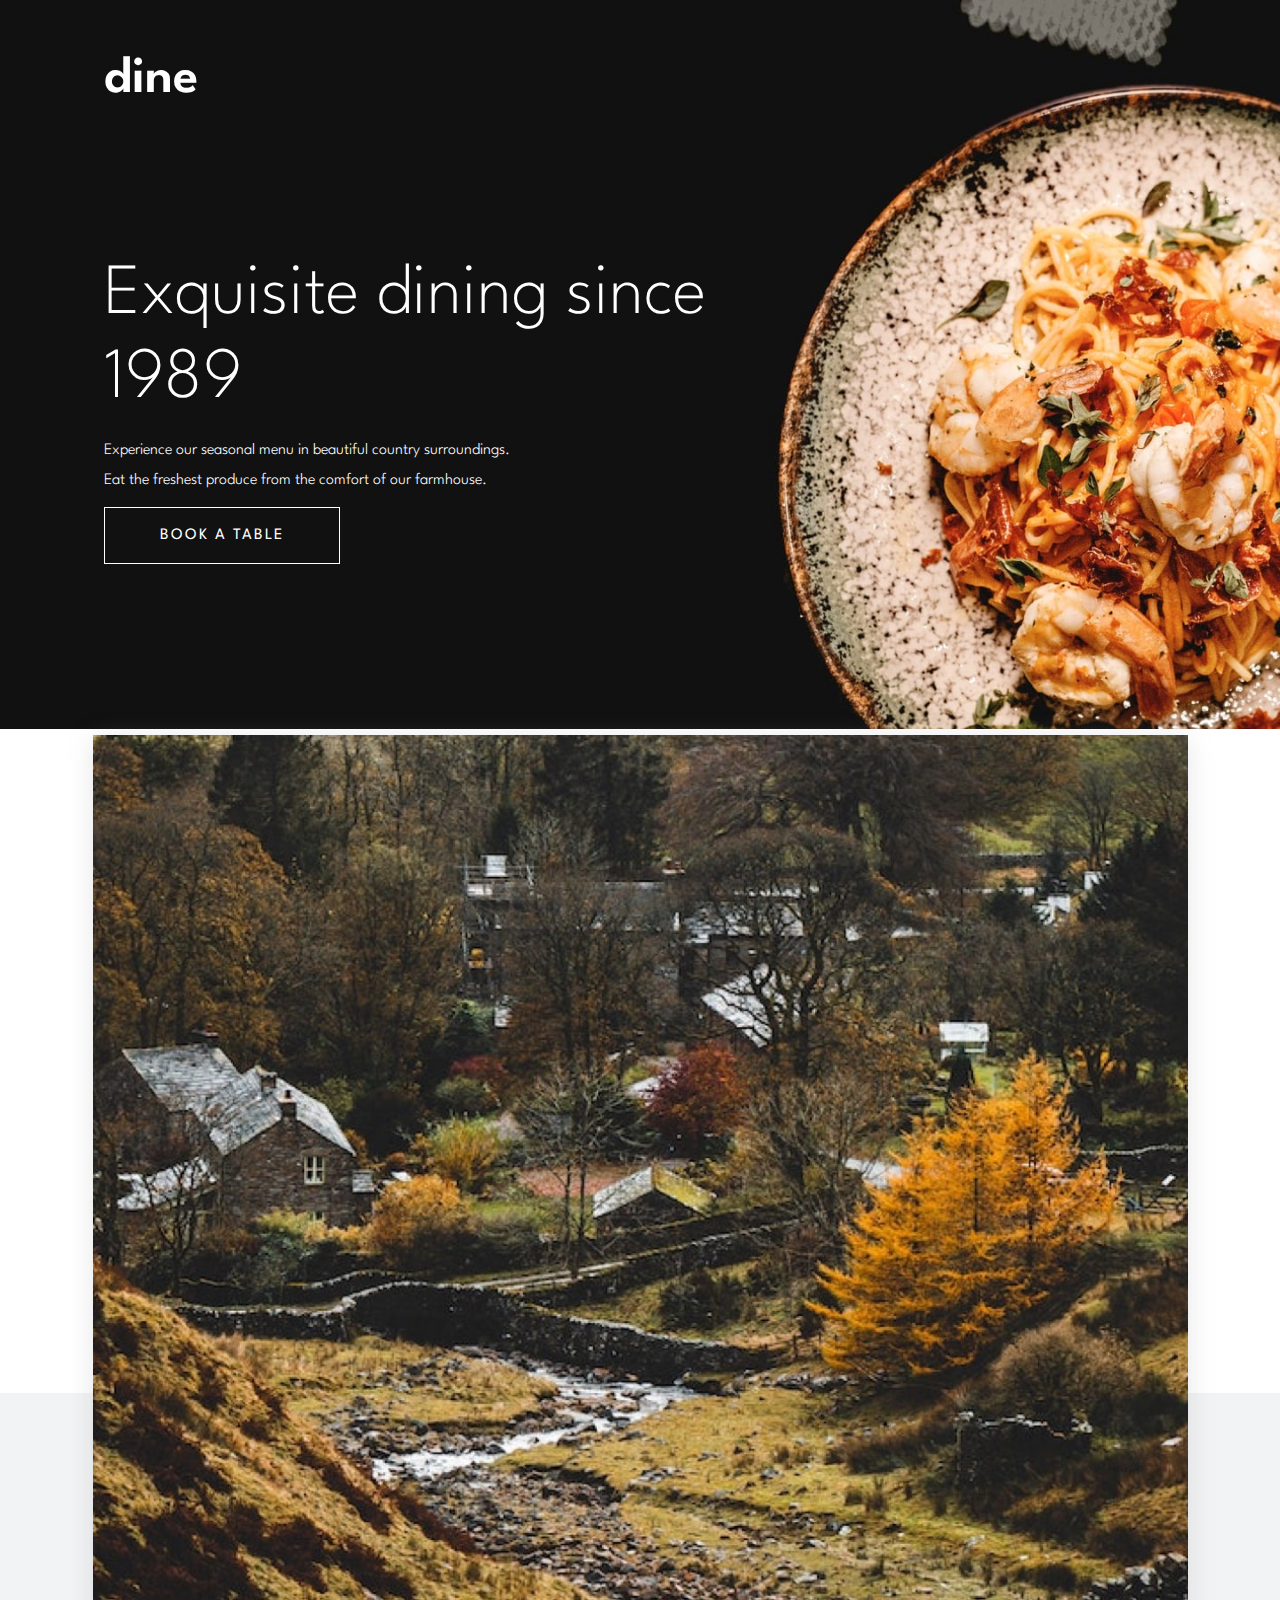
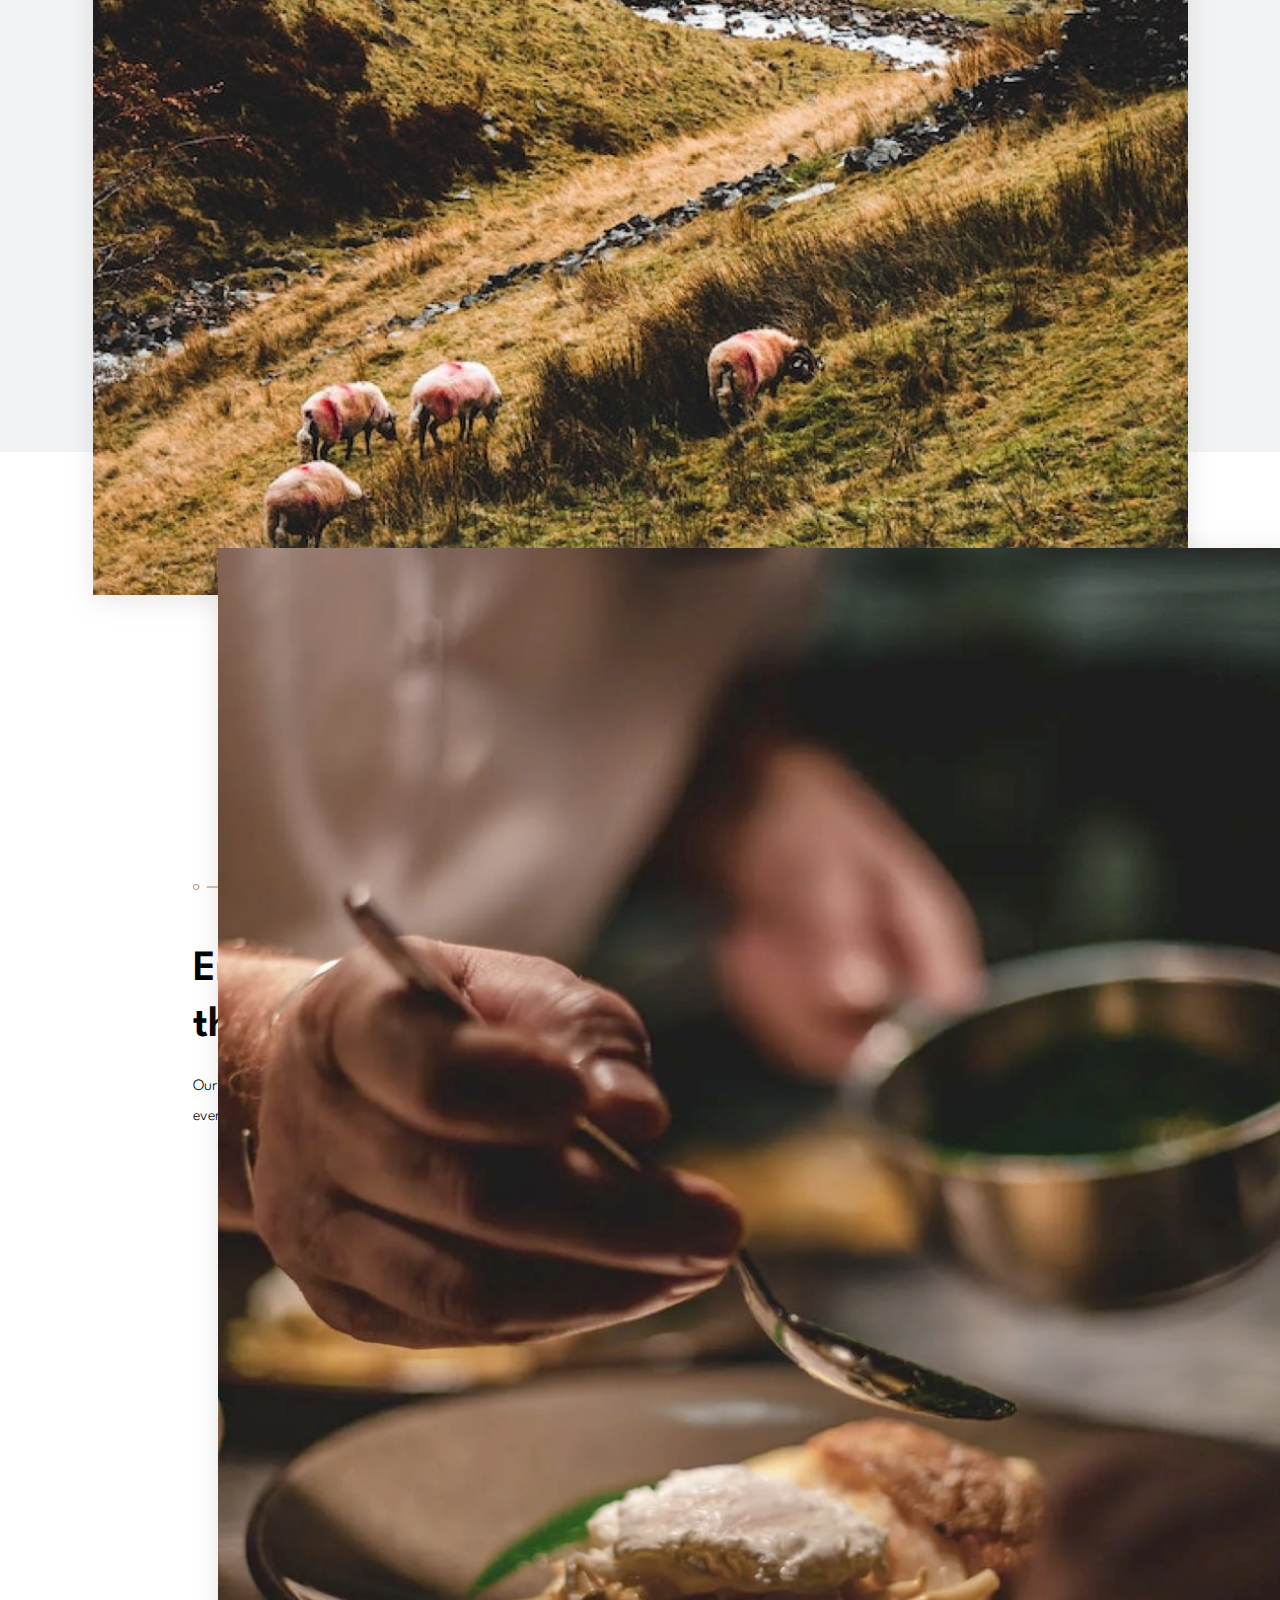
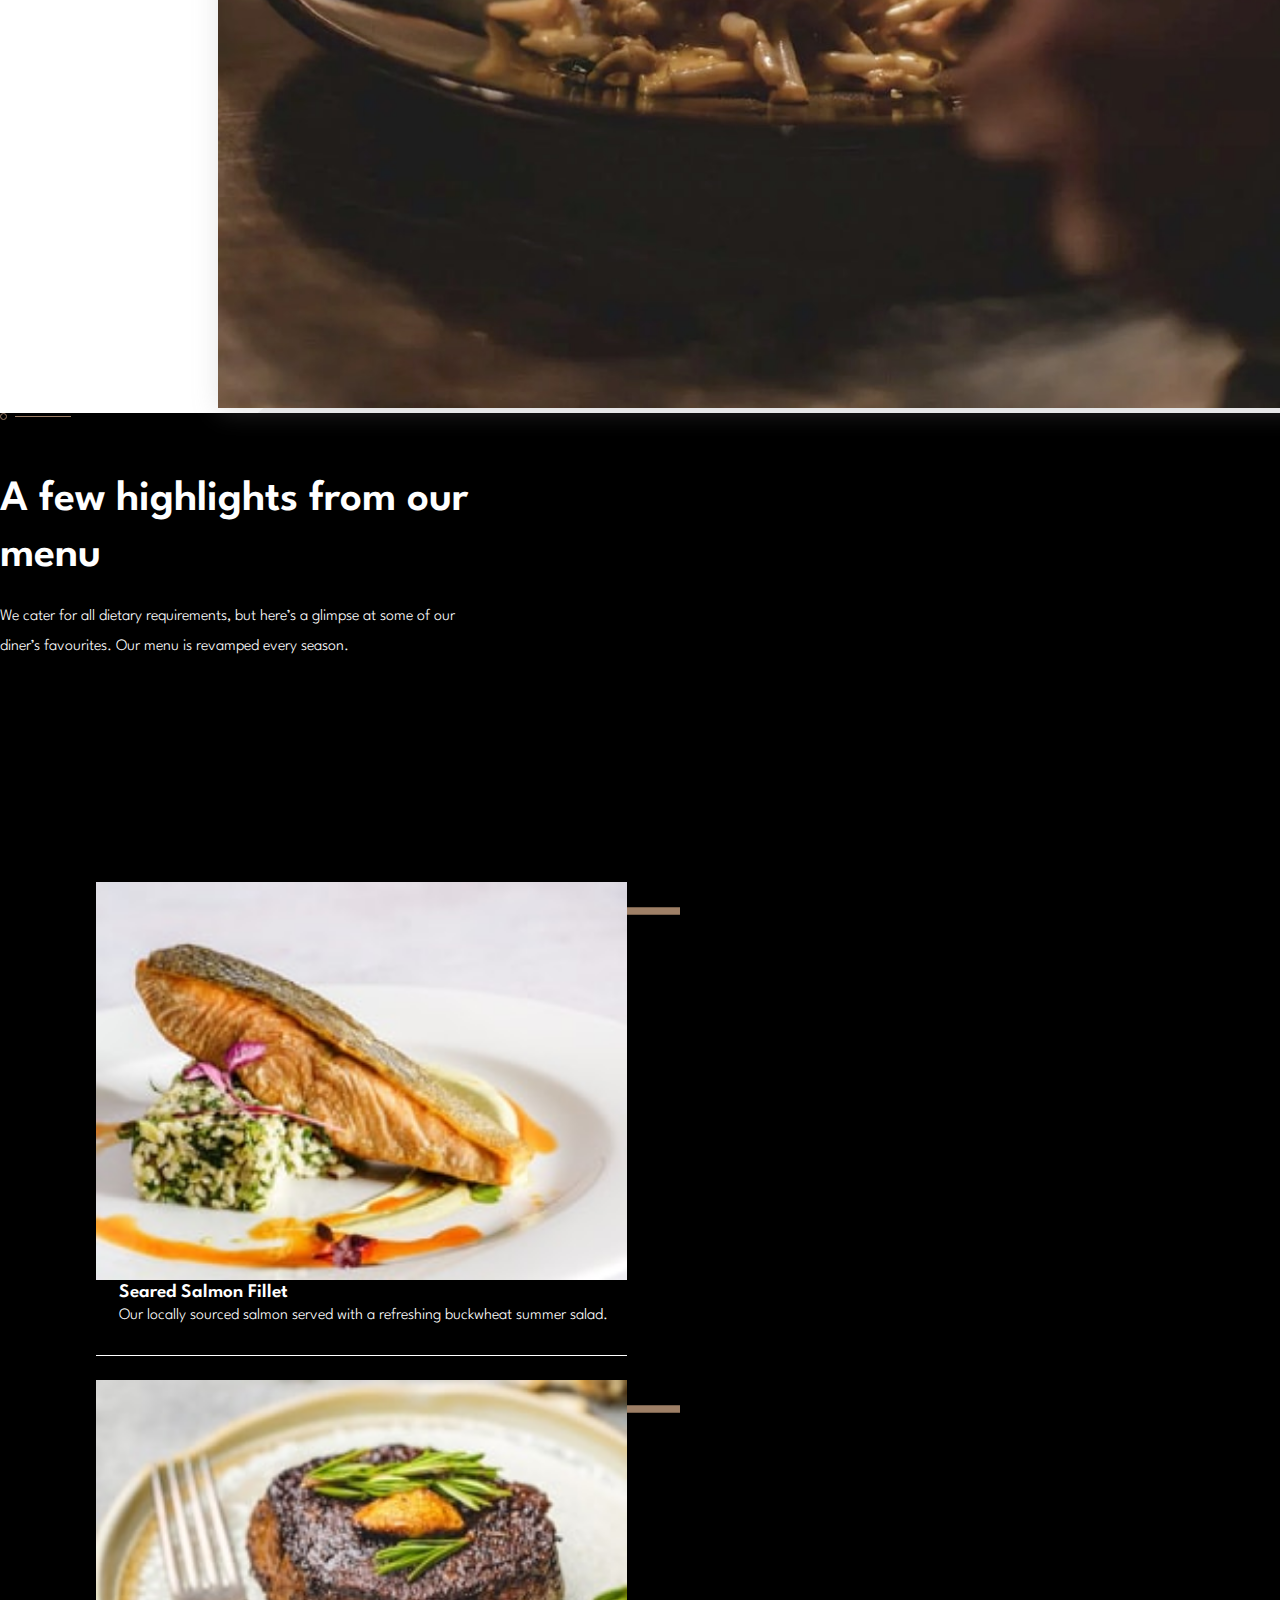
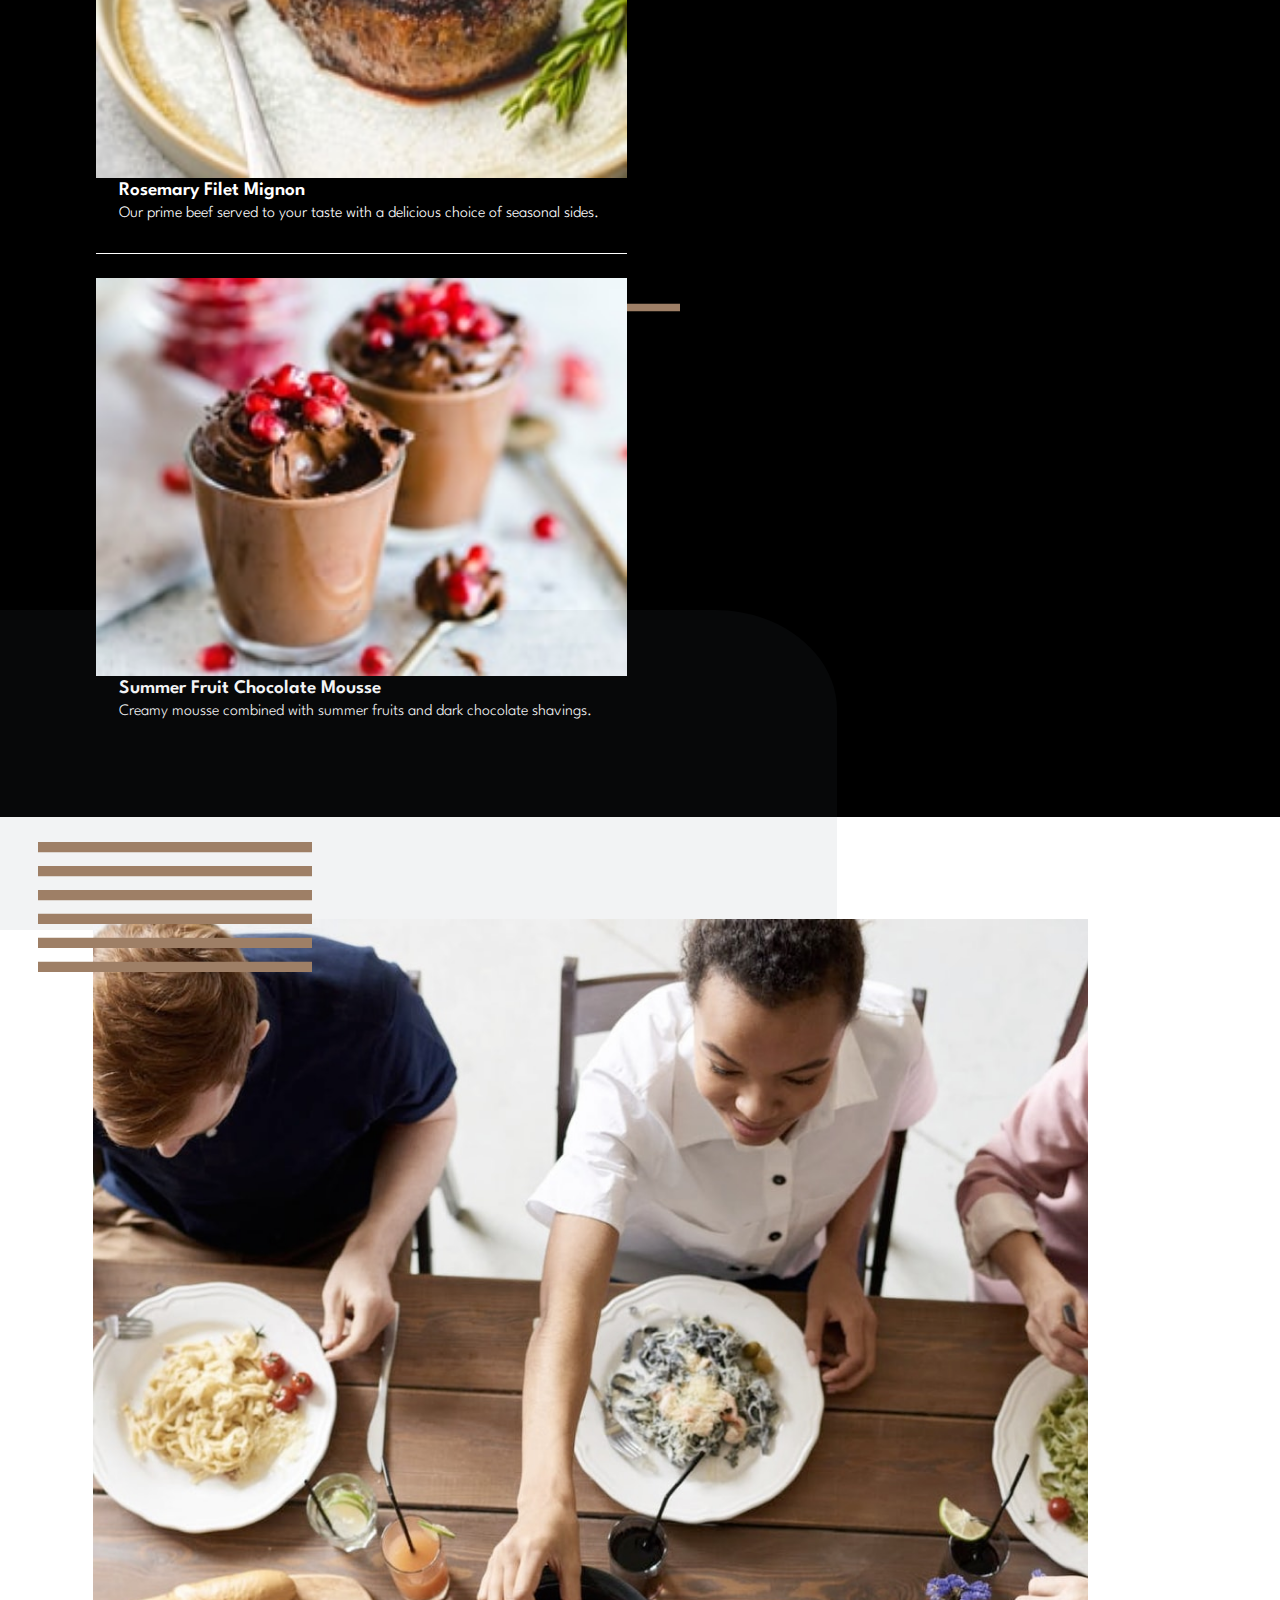
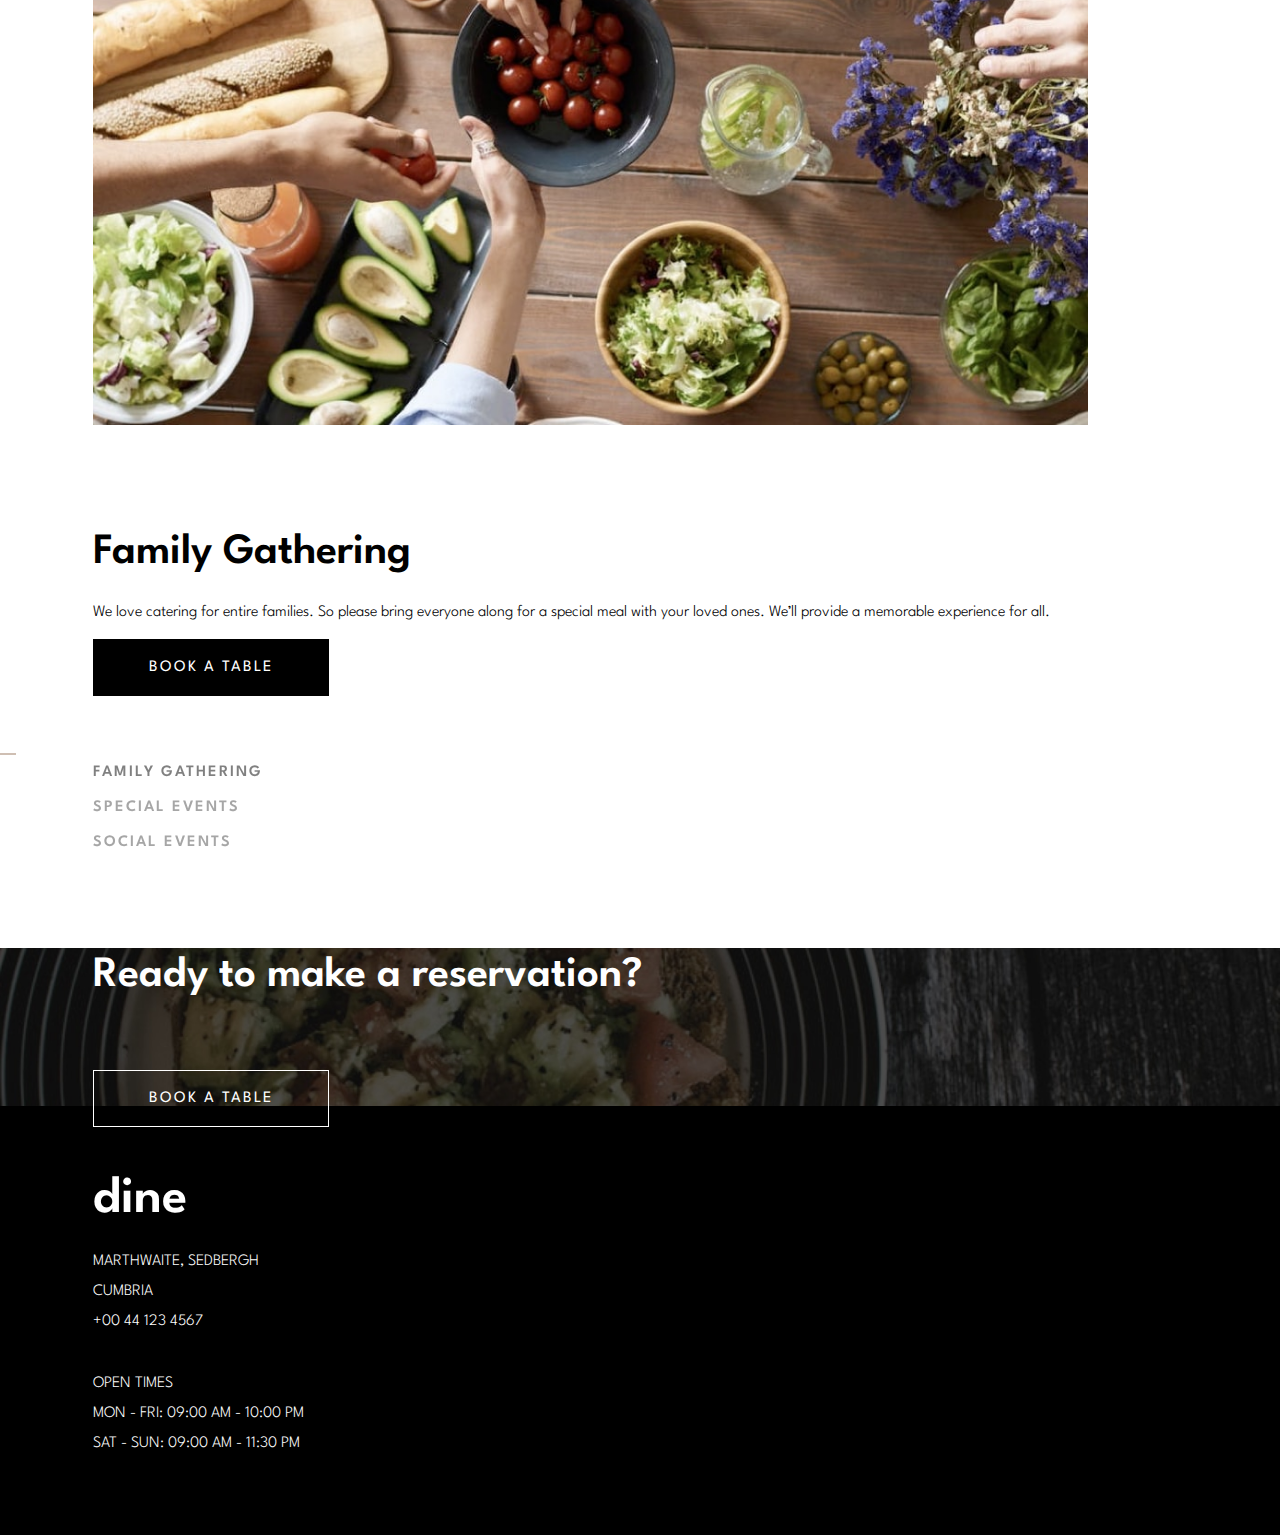
<file: starter-code/index.html>
<!DOCTYPE html>
<html lang="en">

<head>
  <meta charset="UTF-8">
  <meta name="viewport" content="width=device-width, initial-scale=1.0">

  <link rel="icon" type="image/png" sizes="32x32" href="./images/favicon-32x32.png">
  <!-- BOOTSTRAP -->
  <link href="https://cdn.jsdelivr.net/npm/bootstrap@5.0.1/dist/css/bootstrap.min.css" rel="stylesheet"
    integrity="sha384-+0n0xVW2eSR5OomGNYDnhzAbDsOXxcvSN1TPprVMTNDbiYZCxYbOOl7+AMvyTG2x" crossorigin="anonymous">
  <!-- CSS  -->
  <link rel="stylesheet" href="style.css">
  <!-- GOOGLE FONTS -->
  <link rel="preconnect" href="https://fonts.gstatic.com">
  <link href="https://fonts.googleapis.com/css2?family=Spartan:wght@200;300;600;700&display=swap" rel="stylesheet">
  <title>Frontend Mentor | Dine Website Challenge</title>
</head>

<body>

  <!-- HEADER -->

  <header id="header">
    <div class="container-fluid">
      <nav>
        <h2><a class="navbar-brand" href="index.html" id="logo">dine</a></h2>
      </nav>

      <div id="headerText">
        <h1>Exquisite dining since 1989</h1>
        <p>Experience our seasonal menu in beautiful country surroundings. Eat the freshest produce from
          the comfort of our farmhouse.</p>
        <a href="booking.html" id="button" class="btn btn-primary">BOOK A TABLE</a>
      </div>
    </div>
  </header>

  <main>
    <!-- SECTION 1 -->

    <section id="section1">
      <div class="container-fluid">
        <div class="section1Rows row">
          <div id="enjoyablePlaceDiv" class="col-lg-12 col-xl-6 sectionOneImgs">
            <img id="enjoyablePlaceDesktopImg" src="images/homepage/enjoyable-place-desktop@2x.jpg"
              alt="Enjoyable place image">
            <img id="greyBox1" src="images/patterns/pattern-curve-top-right.svg" alt="">
          </div>
          <div class="col-lg-12 col-xl-6 section1Header1">
            <img class="patternDivide" src="images/patterns/pattern-divide.svg" alt="divider line">
            <h2>Enjoyable place for all the family</h2>
            <p>Our relaxed surroundings make dining with us a great experience for everyone. We can even arrange
              a tour of the farm before your meal.</p>
          </div>
        </div>
    
        <div class="section1Row2 row">
          <div class="col-lg-12 col-xl-6 section1Header2 order-xl-1 order-sm-2">
            <img class="patternDivide" src="images/patterns/pattern-divide.svg" alt="divider line">
            <h2>The most locally sourced food</h2>
            <p> All our ingredients come directly from our farm or local fishery. So you can be sure that you’re
              eating the freshest, most sustainable food.</p>
          </div>
    
          <div id="locallySourcedDiv"class="col-lg-12 col-xl-6 order-xl-2  order-sm-1">
            <img id="locallySourcedDesktopImg" src="images/homepage/locally-sourced-desktop@2x.jpg"
              alt="The most locally sourced image"> 
            <img id="patternLines1" src="images/patterns/pattern-lines.svg" alt="">
          </div>
          <img id ="greyBox2" src="images/patterns/pattern-curve-top-left.svg" alt="">
        </div>
        </div>
    </section>

    <!-- SECTION 2 -->

    <!-- SECTION 2 HEADER -->
<section id="section2" class="">
  <div class="container">
    <div id="highlightsMenuSection" class="row container">
      <div id="highlightsMenuHeader" class="col-xl-6 col-lg-12">
        <img class="patternDivide" src="images/patterns/pattern-divide.svg" alt="divider line">
        <h2>A few highlights from our menu</h2>
        <p>We cater for all dietary requirements, but here’s a glimpse at some of our diner’s favourites.
          Our menu is revamped every season.</p>
      </div>

      <!-- SECTION 2 MENU ITEMS       -->

      <div id="highlightsMenuFood" class="col-xl-6 col-lg-12">
        <div class="container">
          <div class="row">
            <div class="col-sm-12 col-md-4 menuItem">
              <img id="section2Img1" class="section2Imgs" src="images/homepage/salmon-desktop-tablet@2x.jpg" alt="seared salmon fillet">
              <img class="patternLine section2PatternLine" src="images/patterns/pattern-divide.svg" alt="divider line">
            </div>
            <div class="section2MenuItems col-sm-12 col-md-8">
              <h3>Seared Salmon Fillet</h3>
              <p class="menuItemsP"> Our locally sourced salmon served with a refreshing buckwheat summer salad.</p>
            </div>
          </div>

          <hr id="hr">

          <div class="row">
            <div class="col-sm-12 col-md-4 menuItem">
              <img id="section2Img2" class="section2Imgs" src="images/homepage/beef-desktop-tablet@2x.jpg" alt="rosemary filet mignon">
              <img class="patternLine section2PatternLine" src="images/patterns/pattern-divide.svg" alt="divider line">
            </div>
            <div class="section2MenuItems col-sm-12 col-md-8">
              <h3>Rosemary Filet Mignon</h3>
              <p class="menuItemsP">Our prime beef served to your taste with a delicious choice of seasonal sides.</p>
            </div>
          </div>

          <hr id="hr">

          <div class="row">
            <div class="col-sm-12 col-md-4 menuItem">
              <img id="section2Img3" class="section2Imgs" src="images/homepage/chocolate-desktop-tablet@2x.jpg" alt="summer fruit choclate mousse">
              <img class="patternLine section2PatternLine" src="images/patterns/pattern-divide.svg" alt="divider line">
            </div>
            <div id="section2MenuItems3" class="section2MenuItems col-sm-12 col-md-8">
              <h3>Summer Fruit Chocolate Mousse</h3>
              <p class="menuItemsP">Creamy mousse combined with summer fruits and dark chocolate shavings.</p>
            </div>
          </div>
        </div>
      </div>
    </div>
  </div>
</section>

    <!-- SECTION 3 -->

    <section id="section3">
      <div class="container-fluid">
        <div class="row">
          <div id="familyGatheringDiv" class="col-sm-12 col-xl-7">
            <!-- <div id="greyBox3"></div> -->
            <img id="greyBox3" src="images/patterns/pattern-curve-top-right.svg" alt="">
            <div id="events">
              <div id="specialEvents"></div>
              <div id="socialEvents"></div>
              <div id="familyGathering"></div>
            </div>
            <img id="patternLines2" src="images/patterns/pattern-lines.svg" alt="">
          </div>
          <div id="familyGatheringHeading" class="col-sm-12 col-xl-5 d-flex flex-sm-column d-xl-block">
            <h2 id="familyGatheringHeader" class="order-sm-2">Family Gathering</h2>
            <p id="familyGatheringParagraph" class="order-sm-3">We love catering for entire families. So please bring everyone along for a
              special meal with your
              loved ones. We’ll provide a memorable experience for all.</p>
            <a href="booking.html" id="button" class="btn btn-primary blackButton order-sm-4">BOOK A TABLE</a>
            <div id="slideSelections" class="order-sm-1">
              <hr id="section3HR">
              <h4 id="familyGatheringBtn" class="slideSelectionOptions">FAMILY GATHERING</h4>
              <h4 id="specialEventsBtn" class="slideSelectionOptions">SPECIAL EVENTS</h4>
              <h4 id="socialEventsBtn" class="slideSelectionOptions">SOCIAL EVENTS</h4>
            </div>
          </div>
        </div>
      </div>
    </section>

    <!-- SECTION 4 -->

    <div id="section4">
      <div class="container-fluid">
      <div class="row">
        <div class="col-sm-12 col-xl-8">
          <h2>Ready to make a reservation?</h2>
        </div>
        <div id="bookATable" class="col-sm-12 col-xl-4">
          <a href="booking.html" id="button" class="btn btn-primary">BOOK A TABLE</a>
        </div>
      </div>
    </div>
  </div>
  </main>

  <!-- FOOTER -->

  <footer>
    <div class="container-fluid">
    <div class="row footerSection">
      <div class="col-sm-12 col-md-1 col-xl-4">
        <h2><a class="navbar-brand footerLogo" href="#" id="logo">dine</a></h2>
      </div>

      <div id="footerText1" class="col-sm-12 col-md-11 col-xl-4">
        <p>Marthwaite, Sedbergh <br>
          Cumbria <br>
          +00 44 123 4567</p>
      </div>

      <div class="d-flex col-sm-12 col-md-12 col-xl-4 footerText2">
        <p>
          Open Times <br>
          Mon - Fri: 09:00 AM - 10:00 PM <br>
          Sat - Sun: 09:00 AM - 11:30 PM
        </p>
      </div>
    </div>
    </div>
  </footer>
  <!-- BOOTSTRAP JS -->
  <script src="https://cdn.jsdelivr.net/npm/bootstrap@5.0.1/dist/js/bootstrap.bundle.min.js"
    integrity="sha384-gtEjrD/SeCtmISkJkNUaaKMoLD0//ElJ19smozuHV6z3Iehds+3Ulb9Bn9Plx0x4"
    crossorigin="anonymous"></script>
  <!-- JQUERY -->
  <script src="https://ajax.googleapis.com/ajax/libs/jquery/3.6.0/jquery.min.js"></script>
  <!-- JAVASCRIPT -->
  <script src="app.js" type="text/javascript"></script>
</body>

</html>
</file>
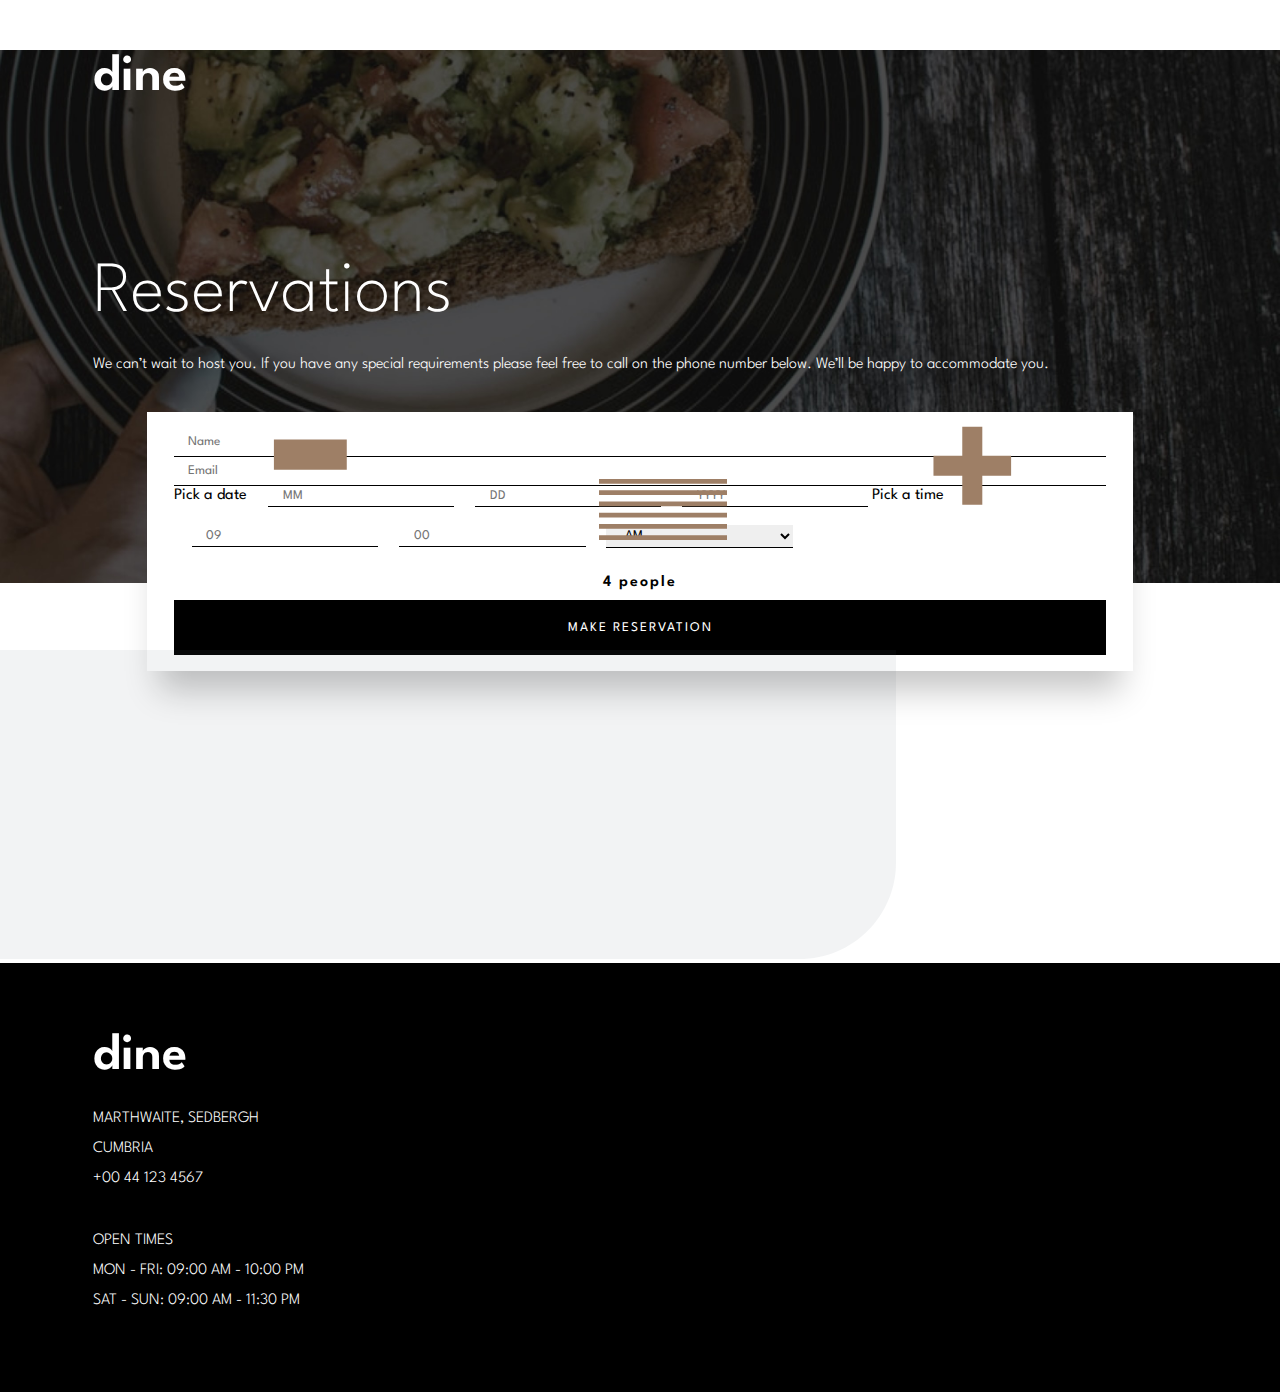
<file: starter-code/booking.html>
<!DOCTYPE html>
<html lang="en">

<head>
  <meta charset="UTF-8">
  <meta name="viewport" content="width=device-width, initial-scale=1.0">
  <link rel="icon" type="image/png" sizes="32x32" href="./images/favicon-32x32.png">
  <!-- BOOTSTRAP -->
  <link href="https://cdn.jsdelivr.net/npm/bootstrap@5.0.1/dist/css/bootstrap.min.css" rel="stylesheet"
    integrity="sha384-+0n0xVW2eSR5OomGNYDnhzAbDsOXxcvSN1TPprVMTNDbiYZCxYbOOl7+AMvyTG2x" crossorigin="anonymous">
  <!-- CSS  -->
  <link rel="stylesheet" href="style.css">
  <!-- GOOGLE FONTS -->
  <link rel="preconnect" href="https://fonts.gstatic.com">
  <link href="https://fonts.googleapis.com/css2?family=Spartan:wght@200;300;600;700&display=swap" rel="stylesheet">
  <title>Frontend Mentor | Dine Website Challenge</title>
</head>

<body>

  <!-- HEADER   -->

  <div id="bookingHeader">
    <div class="row container-fluid ">
      <div id="bookingHeading" class="col-sm-12 col-xl-6">
        <nav>
          <h2><a class="navbar-brand" href="index.html" id="logo">dine</a></h2>
        </nav>
        <h1>Reservations</h1>
        <p id="bookingParagraph">We can’t wait to host you. If you have any special requirements please feel free to
          call on the phone number below. We’ll be happy to accommodate you.</p>
        <a href="#" id="button" class="btn btn-primary reservePlace">RESERVE PLACE</a>
      </div>

      <div id="bookingForm" class="col-sm-12 col-xl-6">
        <form action="#">
          <label for="Name"></label>
          <input class="input1" type="text" placeholder="Name" required>

          <label for="Email"></label>
          <input class="input1 mb-4" type="text" placeholder="Email" required> 

          <label for="Pick a date">Pick a date</label>
          <input class="input2" type="text" placeholder="MM" required>
          <input class="input2" type="text" placeholder="DD" required>
          <input class="input2" type="text" placeholder="YYYY" required> 

          <label for="Pick a time">Pick a time</label>
          <input class="input2 input2b" type="text" placeholder="09" required>
          <input class="input2 input2b" type="text" placeholder="00" required>
          <select id="Pick a time" class="input2" name="cars">
            <option value="AM">AM</option>
            <option value="PM">PM</option>
          </select> 

          <div id="amountOfPeopleDiv" class="position-relative">
          <h4 id="amountOfPeople" class="pb-3 mt-1 mb-4"><span id="numOfPeople">4</span> people</h4>
          <img id="minusIcon" position src="images/icons/icon-minus.svg" alt="minus icon">
          <img id="plusIcon" src="images/icons/icon-plus.svg" alt="plus icon">
          </div>
          <button type="submit" id="button" class="btn btn-primary blackButton mt-1 mb-4"><a href="booking.html">MAKE RESERVATION</a></button>
        </form>
      </div>
    </div>
  </div>

  <!-- SECTION 1 -->

  <div id="bookingSection1" class="position-relative">
    <img id="bookingGrayBox" src="images/patterns/pattern-curve-bottom-right.svg" alt="">
    <img id="bookingPatternLines" src="images/patterns/pattern-lines.svg" alt="">
  </div>

  <!-- FOOTER -->

  <footer>
    <div class="container-fluid">
    <div class="row footerSection">
      <div class="col-sm-12 col-md-1 col-xl-4">
        <h2><a class="navbar-brand footerLogo" href="#" id="logo">dine</a></h2>
      </div>

      <div id="footerText1" class="col-sm-12 col-md-11 col-xl-4">
        <p>Marthwaite, Sedbergh <br>
          Cumbria <br>
          +00 44 123 4567</p>
      </div>

      <div class="d-flex col-sm-12 col-md-12 col-xl-4 footerText2">
        <p>
          Open Times <br>
          Mon - Fri: 09:00 AM - 10:00 PM <br>
          Sat - Sun: 09:00 AM - 11:30 PM
        </p>
      </div>
    </div>
    </div>
  </footer>
  </div>
  <!-- BOOTSTRAP JS -->
  <script src="https://cdn.jsdelivr.net/npm/bootstrap@5.0.1/dist/js/bootstrap.bundle.min.js"
    integrity="sha384-gtEjrD/SeCtmISkJkNUaaKMoLD0//ElJ19smozuHV6z3Iehds+3Ulb9Bn9Plx0x4"
    crossorigin="anonymous"></script>
  <!-- JQUERY -->
  <script src="https://ajax.googleapis.com/ajax/libs/jquery/3.6.0/jquery.min.js"></script>
  <!-- JAVASCRIPT -->
  <script src="app.js" type="text/javascript"></script>
</body>

</html>
</file>
<file: starter-code/style.css>
* {
    margin: 0px;
    padding: 0px;
    box-sizing: border-box;
    font-family: 'Spartan', sans-serif;
}

img {
    width: 100%;
}

body {
   overflow-x: hidden;
   position: relative;
}


/* LAYOUT */

.container {
    max-width: 1100px;
}

.container-fluid {
    max-width: 1175px;
    padding: 0em 40px;
    margin: 0 auto;
}

.section1Rows {
    height: 570px;
}


/* TYPOGRAPHY */

h1{
    margin-top: 2.0em;
    margin-bottom: 0.2em;
    font-size: 4.5rem;
    font-weight: 200;
    line-height: 84px;
    width: 65%;

}

h2 {
    font-size: 2.7rem;
    font-weight: 600;
    margin-bottom: 0.4em;
    line-height: 56px;
}

h3 {
    font-size: 1.2rem;
    font-weight: 600;
}

h4 {
    font-size: 1rem;
    font-weight: 600;
    letter-spacing: 2px;
    line-height: 35px;
}

p {
    margin-bottom: 2em;
    font-size: 1rem;
    font-weight: 300;
    line-height: 30px;
}

/* IMGS */

.sectionOneImgs {
    position: relative;
}

#enjoyablePlaceDesktopImg, 
#locallySourcedDesktopImg,
#familyGatheringImg {
    -webkit-box-shadow: 0px 4px 25px -1px rgba(151,151,151,0.27); 
    box-shadow: 0px 4px 25px -1px rgba(151,151,151,0.27);
}

#enjoyablePlaceDesktopImg {
    width: 100%;
}

#locallySourcedDesktopImg {
    position: relative;
    top: 175px;
    left: 125px;
}

#familyGathering {
    content: url('images/homepage/family-gathering-desktop@2x.jpg');
    width: 100%;
}

#specialEvents {
    content: url('images/homepage/special-events-desktop@2x.jpg');
    width: 100%;
    position: absolute;
    display: none;
}

#socialEvents {
    content: url('images/homepage/social-events-desktop@2x.jpg');
    width: 100%;
    position: absolute;
    display: none;
}


/* BUTTONS */

a, 
a:hover,
a:focus,
a:visited{
    text-decoration: none !important;
    color: inherit;
}

.btn {
    background-color: transparent;
    color: white;
    border: 1px solid white;
    border-radius: 0px;;
    letter-spacing: 2px;
    padding: 20px 55px;   
}

#button {
    outline: none !important;
    box-shadow: none;

}

.btn:hover,
.btn:focus {
    background-color: #FFFFFF; 
    color: #17192B;
    border-color: #17192B;
}

.blackButton {
    color: white !important;
    background-color: black;
    border: 1px solid black;
}

.blackButton:hover {
    color: black !important;
}

/* HEADER */

#header {
  height: 820px;
  color: white;
  background-image: url('images/homepage/hero-bg-desktop.jpg');
  background-size: 100%;
  background-repeat: no-repeat;
  padding: 0.1em 4em;
  position: relative;
}

#headerText p {
    width: 40%;
    font-size: 1rem;
}

#logo {
    color: white;
    font-weight: 600;
    font-size: 1.2em;
    position: relative;
}

/* SECTION 1 */

#enjoyablePlaceDiv {
    position: relative;
    top: -15%;
}

#locallySourcedDiv {
    position: relative;
}

.patternDivide {
    width: 15%;
    margin-bottom: 3em;
}

#patternLines1 {
  width: 38%;
  position: absolute;
  top: 67%;
  right: -50%;
}

.section1Header1 {
   position: relative;
   bottom: -200px;
   left: 100px;
   width: 40%;
}

.section1Header2 {
    margin-top: 25%;
    width: 40%;
}

#greyBox1 {
    width: 175%;
    height: 45%;
    position: absolute;
    top: 45%;
    left: -45%;
    z-index: -1;
}

#greyBox2 {
    width: 125%;
    height: 7.5%;
    position: absolute;
    top: 45%;
    right: -40%;
    z-index: -1;
}

/* SECTION 2 */

#section2 {
    margin-top: 112px;
    padding-bottom: 7%;
    background-color: black;
    color: white;
}

#highlightsMenuHeader {
    margin: auto 0;
    margin-top: 16%;
    width: 43%;
}

#highlightsMenuFood {
    margin-top: 20%;
    padding-left: 6em;
    width: 57%;
}

img {
    margin-bottom: 0px;
    padding-bottom: 0px;
}

#section2 h3 {
    margin-left: 23px;
}

.menuItemsP {
    font-size: 1rem;
    margin-bottom: 0px;
    margin-left: 23px;
}

.menuItem {
    position: relative;
    z-index: 1;
}

.patternLine {
    position: absolute;
    top: 3px;
    right: -10%;
    z-index: -1;

}

#hr {
    display: block; height: 1px;
    border: 0; border-top: 1px solid white;
    margin: 1.5em 0em 1.5em 0em; padding: 0; 
}

/* SECTION 3 */

#section3 {
    margin-top: 8%;
    background-color: white;
}

#greyBox3 {
    height: 320px;
    width: 100%;
    position: absolute;
    top: -28%;
    left: -32%;
    z-index: -1;
}

#patternLines2 {
    width: 25%;
    position: absolute;
    top: -7%;
    left: -5%;
}

#familyGatheringDiv {
    position: relative;
    padding-right: 100px;
    margin-bottom: 100px;
    z-index: 1000;
}

#familyGatheringHeading {  
    margin: 45px 0px;
}

#slideSelections {
    color: #4C4C4C;
    opacity: 0.5;
    margin-top: 5em;
    position: relative;
}

#familyGatheringBtn {
    color: black;

}

#familyGatheringBtn, #specialEventsBtn, #socialEventsBtn:hover {
    cursor: pointer;
}

#section3HR{
    position: absolute;
    top: -2%;
    right: 107%;
    height: 1px;
    width: 100px;
    border: 1px solid #9E7F66;
    opacity: 100%;
}

/* SECTION 4 */

#section4 {
    background-image: url('images/homepage/ready-bg-desktop@2x.jpg');
    background-size: 100%;
    color: white;
    background-repeat: no-repeat;
}

#section4 h2 {
   margin: 8% 0%;
}

#section4 .btn {
    margin-top: 25%;
}

/* FOOTER */

footer {
    background-color: black;
    color: white;
}

footer p {
    text-transform: uppercase;
}

.footerSection {
   padding-top: 6%;
   padding-bottom: 4%;
}


/* BOOKINGS.HTML PAGE */

nav {
    margin-top: 50px;
}

#bookingHeader {
    background-image: url('images/booking/hero-bg-desktop@2x.jpg');
    background-size: 100%;
    height: 600px;
    background-repeat: no-repeat;
    color: white;
}

/* RESERVATION FORM */

#bookingForm {
    position: relative;
    display: flex;
    justify-content: center;
}

form {
    position: absolute;
    width: 90%;
    top: 55%;
    padding: 1em 1.7em;
    background-color: white;
    -webkit-box-shadow: 0px 31px 32px -12px rgba(0,0,0,0.23); 
    box-shadow: 0px 31px 32px -12px rgba(0,0,0,0.23);
    color: black;
}

.input1 {
    width: 100%;
    border: none;
    border-bottom: 1px solid black;
    padding: 0.6em 1em 0.6em 1em;
    outline: none;
}

.input2 {
    width: 20%;
    margin: 0em 0em 1.3em 1.26em;
    padding: 0.3em 1.1em;
    border: none;
    border-bottom: 1px solid black;
    outline: none;
}

.input2b {
    margin: 0em 0em 1.3em 1.3em;
}

select {
    width: 20%;
    padding: 0.45em 1em 0.45em 1em;
    margin-left: 1.38em;
    border: none;
    border-bottom: 1px solid black;
}

#amountOfPeople {
    border-bottom: 1px solid black;
    align-content: center;
    text-align: center;
}

#minusIcon{
    position: absolute;
    top: 0%;
    left: 10%;
    padding: 20px;
    width: 13%;
}

#plusIcon {
    position: absolute;
    top: -5%;
    right: 10%;
    padding: 20px;
    width: 12.6%;
}

form #button {
width: 100%;
}

form #button>a {
text-decoration: none;
color: inherit;
}

.reservePlace {
    display: none;
}

/* BOOKINGS SECTION 1 */

#bookingSection1 {
    background-color: white;
    z-index: -1;
}

#bookingGrayBox {
position: relative;
height: 75%;
width: 75%;
left: -5%;
}

#bookingPatternLines {
    position: absolute;
    width: 10%;
    left: 46.8%;
    top: 32%;
}


/* MEDIA QUERIES */


/* TABLET: 425 - 1200 */

@media only screen and (max-width: 1199px) {

    /* LAYOUT */

    .container {
        max-width: 950px;
    }

/* TYPOGRAPHY */

h1{
    font-size: 4rem;
    font-weight: 200;
    line-height: 84px;
    width: 70%;
    margin: 0% auto;
}

h2 {
    font-size: 2.7rem;
    font-weight: 600;
    margin-bottom: 0.4em;
    line-height: 56px;
}

h3 {
    font-size: 1.2rem;
    font-weight: 600;
}

h4 {
    font-size: 1rem;
    font-weight: 600;
    letter-spacing: 2px;
    line-height: 35px;
}

p {
    margin: 0% auto;
    font-size: 1rem;
    font-weight: 300;
    line-height: 30px;
}

/* IMAGES */

#enjoyablePlaceDiv {
    top: -50px;
}

#enjoyablePlaceDesktopImg {
    content: url("images/homepage/enjoyable-place-tablet@2x.jpg");
    right: 0px;
    left: 0px;
    margin: 0em;
}

#locallySourcedDesktopImg {
    content: url("images/homepage/locally-sourced-tablet@2x.jpg");
    top: 0px;
    right: 0px;
    left: 0px;
    bottom: 0px;
    padding: 0px;
}

#familyGathering {
    content: url('images/homepage/family-gathering-tablet@2x.jpg');
    width: 100%;
}

#specialEvents {
    content: url('images/homepage/special-events-tablet@2x.jpg');
    width: 100%;
}

#socialEvents {
    content: url('images/homepage/social-events-tablet@2x.jpg');
    width: 100%;
}

/* HEADER */

#header {
    color: white;
    background-image: url('images/homepage/hero-bg-tablet@2x.jpg');
    background-size: 100%;
    background-repeat: no-repeat;
    padding: 0.1em 4em;
    height: 1175px;
  }

 #header h2 a {
     display: flex;
     justify-content: center;
     margin-top: 60%;
}

h1 {
    margin: 3% auto;
}
  
  #headerText {
      text-align: center;
  }
  
  #headerText p {
      width: 80%;
      margin-bottom: 3%;
      font-size: 1rem;
  }
  
  #logo {
      color: white;
      font-weight: 600;
      font-size: 1.2em;
      position: relative;
  }

  /* SECTION 1 */

  .section1Rows {
    height: 100%;
}

  #enjoyablePlaceDiv, #locallySourcedDiv {
      display: flex;
      justify-content: center;
  }

  .section1Header1, .section1Header2 {
    position: relative;
    top: 0px;
    left: 0px;
    right: 0px;
    bottom: 0px;
    margin: 0% auto 10%;
    width: 70%;
    text-align: center;
 }

 .section1Header2 {
     margin-top: 5%;
 }

 #greyBox1 {
    height: 100%;
    top: 25%;
    left: -125%;
}

#greyBox2 {
    height: 10%;
    width: 55%;
    top: 49%;
    right: -6.7%;
}

.patternDivide {
    margin-bottom: 2.2em;
}

#patternLines1 {
    width: 30%;
    top: 70%;
    right: -40%;
  }

  /* SECTION 2 */

  #section2 {
      margin-top: 0px;
  }

  .section2PatternLine {
      width: 50%;
      left: 100px;
      top: 15px;
  }

  #highlightsMenuHeader {
      width: 70%;
      margin: 10% auto;
      margin-bottom: 5%;
      text-align: center;
  }

  #highlightsMenuFood {
      width: 100%;
      padding: 2em;
      margin: 0px auto;
  }

 .section2Imgs {
     width: 70%;
 }

 .section2MenuItems {
      margin-top: 14px;
}
  /*  SECTION 3 */

  #patternLines2 {
      width: 18%;
      left: 75px;
      
  }

  #familyGatheringDiv {
      display: flex;
      justify-content: center;
      padding-right: 0px;
    margin-bottom: 0px;
  }
 
  #familyGatheringHeading {
      text-align: center;
      justify-content: center;
      margin: 0px 0px 150px 0px;
  }

#slideSelections {
    display: flex;
    justify-content: center;
    margin: 3.5em 0em 2.5em 0em;
}

#bookATable {
    margin: 0px;
}

/* SLIDE SELECTION HOVER EFFECT */

.slideSelectionOptions {
    position: relative;
  }
  .slideSelectionOptions:after {    
    background: none repeat scroll 0 0 transparent;
    bottom: -10px;
    content: "";
    display: block;
    height: 2px;
    left: 200%;
    position: absolute;
    background: #9E7F66;
    transition: width 0.3s ease 0s, left 0.3s ease 0s;
    width: 0;
  }
  .slideSelectionOptions:hover:after { 
    width: 20%; 
    left: 39.7%; 
  }
  /* ................................ */

#slideSelections hr {
    display: none;
}

.slideSelectionOptions {
    padding: 0em 3em;

}

#familyGatheringHeading p {
    width: 50%;
}

#familyGatheringHeading .btn {
    padding: 1.1em 0em;
    width: 25%;
    align-self: center;
    margin-top: 1.7em;
}

/* SECTION 4 */
#section4 {
    background-image: url('images/homepage/ready-bg-tablet@2x.jpg');
    background-size: 100%;
}

#section4 {
    text-align: center;
}

#section4 h2 {
    margin-bottom: 25px;
}

#section4 .btn {
    margin: 0px 0px 70px 0px;
}

/* FOOTER */

.footerSection {
    position: relative;
}

footer #footerLogo {
    color: red;
    margin: 0px;
    padding: 0px;
}

#footerText1 p {
 position: absolute;
 right: 42.2%;
}

.footerText2 {
    margin: 50px 0px 50px 0px;
  }

  /* BOOKINGS PAGE TABLET */

  #bookingHeader {
    background-image: url('images/booking/hero-bg-tablet@2x.jpg');
    background-size: 100%;
    background-repeat: no-repeat;
}

#bookingHeader h1 {
    text-align: center;
}

#bookingHeader p {
    text-align: center;
    width: 60%;
}

#bookingPatternLines {
    display: none;
}

  form {
    width: 60%;
    margin-top: 2em;
    top: 0px;
  }

  #minusIcon{
    position: absolute;
    top: -20%;
    left: 10%;
    padding: 20px;
    width: 10%;
}

#plusIcon {
    position: absolute;
    top: -20%;
    right: 10%;
    padding: 20px;
    width: 10%;
}

  #bookingGrayBox {
      display: none;
  }

  #bookingSection1 {
      padding: 11em
  }


/* MOBILE: 767px */

@media only screen and (max-width: 767px) {

    /* TYPOGRAPHY */

    h2 {
        font-size: 4em;
        line-height: 1.3em;
    
    }

    h3, p{
        text-align: center;
    }

    h3 {
        font-size: 2.5em;
        margin-top: 1.7em;
        margin-bottom: 2.3%;
    }

    h4 {
        font-size: 1.8em;
        font-weight: 600;
        margin-bottom: 1.5em;
    }

    p {
       font-size: 2em;
       width: 100%;
       line-height: 1.7em;
    }

    /* IMAGES */

    #familyGathering {
        content: url('images/homepage/family-gathering-mobile@2x.jpg');
        width: 100%;
    }
    
    #specialEvents {
        content: url('images/homepage/special-events-mobile@2x.jpg');
        width: 100%;
    }
    
    #socialEvents {
        content: url('images/homepage/social-events-mobile@2x.jpg');
        width: 100%;
    }

    /* BUTTONS */

    #familyGatheringHeading .btn {
        width: 70%;
    }

    /* HEADER */
  
    #header {
        background-image: url('images/homepage/hero-bg-mobile@2x.jpg');
        height: 1400px;
        padding-right: 1em; 
        padding-left: 1em; 
        margin-bottom: 0px;
   } 

    #header h2 a {
        margin-top: 69%;
        font-size: 1.9em;
        margin-bottom: 9%;
   }

    #header h1 {
       width: 100%;
   }

    #header p {
    width: 100%;
    margin-top: 7%;
    margin-bottom: 2em;
    font-size: 2em;
}

    .btn {
    width: 70%;
    font-size: 2em;
    font-weight: 600;
    padding-top: 1em;
    padding-bottom: 1em;
}

/* SECTION 1 */

    #greyBox1 {
    display: none;
}

    #greyBox2 {
    display: none;
}

    #patternLines1 {
    display: none;
}

    #enjoyablePlaceDiv {
    position: absolute;
    top: 12.5%;
    left: 0px;
}

    #enjoyablePlaceDesktopImg {
    content: url('images/homepage/enjoyable-place-mobile@2x.jpg');
    width: 90%;
}

    #locallySourcedDiv {
    margin: 10em 0em 0em 0em;
}

    #locallySourcedDesktopImg {
    content: url('images/homepage/locally-sourced-mobile@2x.jpg');
}

    #section1 .patternDivide { 
    margin-bottom: 5em;
}

    .section1Header1 {
    width: 90%;
    margin-top: 50em;
    margin-bottom: 0px;
}

    .section1Header2 {
    width: 90%;
    margin-top: 7em;
    margin-bottom: 7em;
}

/* SECTION 2 */

    #highlightsMenuHeader {
        margin-top: 7em;
        margin-bottom: 0px;
        width: 100%;
}

    #highlightsMenuSection {
        margin: 0px;
}

    .menuItem {
        display: flex;
        justify-content: center;
        margin-top: 20%;
}

    .menuItemsP {
        font-size: 2em;
        margin-left: 0px;
}

    #highlightsMenuFood { 
        padding: 0px;
}

    .section2PatternLine {
        display: none;
}

    #section2Img1 {  
        content: url('images/homepage/salmon-mobile@2x.jpg'); 
}

    #section2Img2 {
        content: url('images/homepage/beef-mobile@2x.jpg'); 
 }

    #section2Img3 {
        content: url('images/homepage/chocolate-mobile@2x.jpg'); 
 }

 .section2Imgs {
     width: 100%;
 }

    #section2MenuItems3 {
        margin-bottom: 5em;
    }



    /* SECTION 3 */

    #patternLines2, #greyBox3 {
        display: none;
    }

    #events {
        margin: 3em 0em;
    }

    #slideSelections {
        flex-direction: column;
        margin: 0px;
    }

    .slideSelectionOptions:after {    
        background: none repeat scroll 0 0 transparent;
        bottom: -5px;
        content: "";
        display: block;
        height: 2px;
        left: 200%;
        position: absolute;
        background: #9E7F66;
        transition: width 0.3s ease 0s, left 0.3s ease 0s;
        width: 0;
      }
      .slideSelectionOptions:hover:after { 
        width: 10%; 
        left: 45%; 
      }
      
     #familyGatheringHeader {
         font-size: 3.2rem;
     }

     #familyGatheringHeading p {
        width: 90%;
        font-size: 1.2rem;
     } 


     /* SECTION 4 */
     #section4 {
         background-image: url('images/homepage/ready-bg-mobile@2x.jpg');
     }

     /* FOOTER */

     footer #logo {
        font-size: 1.8em;
     }

     footer h2 {
         text-align: center;
         margin-top: 1.5em;
     }

     #footerText1 p {
        position: relative;
        text-align: center;
        right: 0%;
    }

     footer p  {
        margin-top: 1em;
        right: 0%;
        font-size: 1.5rem;
        line-height: 1.8em;
    }

    .footerText2 {
        margin: 1.5em 0em;
        margin-bottom: 8em;
    }

    /* BOOKING PAGE MOBILE */

    #bookingHeader {
        background-image: url('images/booking/hero-bg-mobile@2x.jpg');
        height: 900px;
}

    #bookingHeader h2 {
        text-align: center;
}

    #bookingHeader p {
        width: 100%;
        font-size: 1.7em;
}

.btn {
    font-size: 1.5em;
    padding-top: 1.5em;
    padding-bottom: 1.5em;
}

    .reservePlace {
        display: block;
        margin: auto;
        margin-top: 7%;
}

/* FORM */

form {
    width: 100%;
    font-size: 1.5em;
    margin-top: 150px;
}

form label {
    display: block;
}

.input2 {
    padding: 0.3em 0.5em ;
    margin: 0em 0em 1.3em 10%;
}

h4 {
    font-size: 1.2em;
}

#bookingSection1 {
    height: 750px;
}

}
</file>
